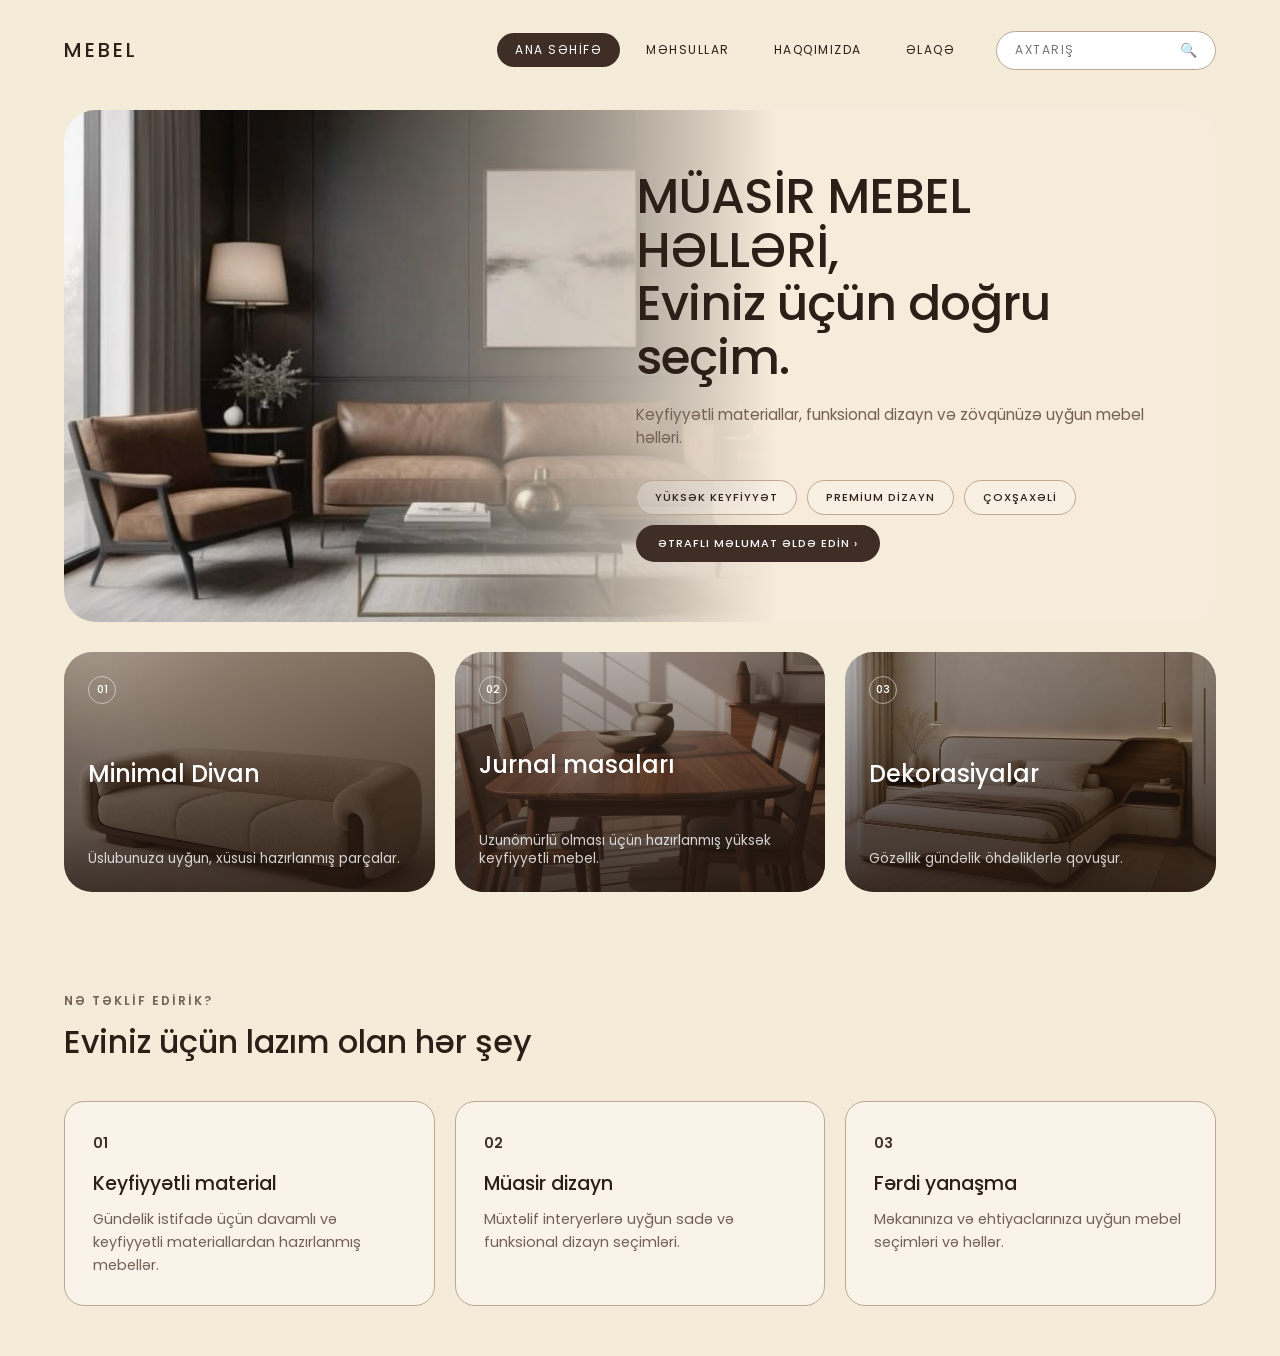
<file: frontend/index.html>
<!DOCTYPE html>
<html lang="az">
<head>
    <meta charset="UTF-8">
    <meta name="viewport" content="width=device-width, initial-scale=1.0">
    <title>Mebel Saytı | Keyfiyyətli Mebel</title>
    <link rel="stylesheet" href="css/newstyle.css">
    <link rel="preconnect" href="https://fonts.googleapis.com">
    <link rel="preconnect" href="https://fonts.gstatic.com" crossorigin>
    <link href="https://fonts.googleapis.com/css2?family=Poppins:wght@300;400;500;600&display=swap" rel="stylesheet">
</head>
<body>
    <!-- HEADER -->
    <header class="header">
        <div class="container">
            <a href="index.html" class="logo">MEBEL</a>
            <button class="menu-toggle" id="menu-toggle">☰</button>
            <nav class="navbar" id="navbar">
                <a href="index.html" class="active">Ana səhifə</a>
                <a href="products.html">Məhsullar</a>
                <a href="about.html">Haqqımızda</a>
                <a href="contact.html">Əlaqə</a>

                <!-- SEARCH -->
                <div class="search-box" id="search-wrapper">
                    <input type="text" id="search-input" placeholder="AXTARIŞ" autocomplete="off">
                    <span class="search-icon">🔍</span>
                    <div class="search-dropdown" id="search-dropdown">
                        <ul class="dropdown-list">
                            <li><a href="cart.html">Səbət</a></li>
                            <li><a href="services.html">Xidmətlər</a></li>
                            <li><a href="login.html">Giriş / Admin</a></li>
                            <li><a href="products.html">Bütün Məhsullar</a></li>
                        </ul>
                    </div>
                </div>
            </nav>
        </div>
    </header>

    <main>
        <!-- HERO SECTION -->
        <section class="hero">
            <div class="container">
                <div class="hero-banner">
                    <div class="hero-bg-image">
                        <img src="photos/hero_photo.jpg" alt="mehsul">
                    </div>
                    <div class="hero-content-wrapper">
                        <h1 class="hero-title">MÜASİR MEBEL HƏLLƏRİ, <br>Eviniz üçün doğru seçim.</h1>
                        <p class="hero-description">
                            Keyfiyyətli materiallar, funksional dizayn və zövqünüzə uyğun mebel həlləri.
                        </p>
                        <div class="hero-pills">
                            <span class="pill-tag">YÜKSƏK KEYFİYYƏT</span>
                            <span class="pill-tag">PREMİUM DİZAYN</span>
                            <span class="pill-tag">ÇOXŞAXƏLİ</span>
                            <a href="products.html" class="btn-dark-pill">ƏTRAFLI MƏLUMAT ƏLDƏ EDİN &rsaquo;</a>
                        </div>
                    </div>
                </div>
            </div>
        </section>

        <!-- KATEQORİYA KARTLARI (01, 02, 03) -->
        <section class="features">
            <div class="container">
                <div class="features-grid">

                    <!-- 01 -->
                    <article class="feature-card" style="background-image: url('photos/moder_divan.jpg');">
                        <div class="card-overlay"></div>
                        <div class="card-content">
                            <span class="feature-number">01</span>
                            <h3>Minimal Divan</h3>
                            <p>Üslubunuza uyğun, xüsusi hazırlanmış parçalar.</p>
                        </div>
                    </article>

                    <!-- 02 -->
                    <article class="feature-card" style="background-image: url('photos/taxta_masa.jpg');">
                        <div class="card-overlay"></div>
                        <div class="card-content">
                            <span class="feature-number">02</span> <!-- Düzəliş edildi: 02 -->
                            <h3>Jurnal masaları</h3>
                            <p>Uzunömürlü olması üçün hazırlanmış yüksək keyfiyyətli mebel.</p>
                        </div>
                    </article>

                    <!-- 03 -->
                    <article class="feature-card" style="background-image: url('photos/yataq_desti.jpg');">
                        <div class="card-overlay"></div>
                        <div class="card-content">
                            <span class="feature-number">03</span> <!-- Düzəliş edildi: 03 -->
                            <h3>Dekorasiyalar</h3>
                            <p>Gözəllik gündəlik öhdəliklərlə qovuşur.</p>
                        </div>
                    </article>
                </div>
            </div>
        </section>

        <!-- XİDMƏTLƏR / NƏ TƏKLİF EDİRİK SECTION -->
        <section class="services-info">
            <div class="container">
                <div class="section-heading">
                    <p class="eyebrow">NƏ TƏKLİF EDİRİK?</p>
                    <h2>Eviniz üçün lazım olan hər şey</h2>
                </div>
                <div class="info-grid">
                    <div class="info-card">
                        <span class="info-number">01</span>
                        <h3>Keyfiyyətli material</h3>
                        <p>Gündəlik istifadə üçün davamlı və keyfiyyətli materiallardan hazırlanmış mebellər.</p>
                    </div>
                    <div class="info-card">
                        <span class="info-number">02</span>
                        <h3>Müasir dizayn</h3>
                        <p>Müxtəlif interyerlərə uyğun sadə və funksional dizayn seçimləri.</p>
                    </div>
                    <div class="info-card">
                        <span class="info-number">03</span>
                        <h3>Fərdi yanaşma</h3>
                        <p>Məkanınıza və ehtiyaclarınıza uyğun mebel seçimləri və həllər.</p>
                    </div>
                </div>
            </div>
        </section>
    </main>

    <script src="js/newmain.js"></script>
</body>
</html>
</file>
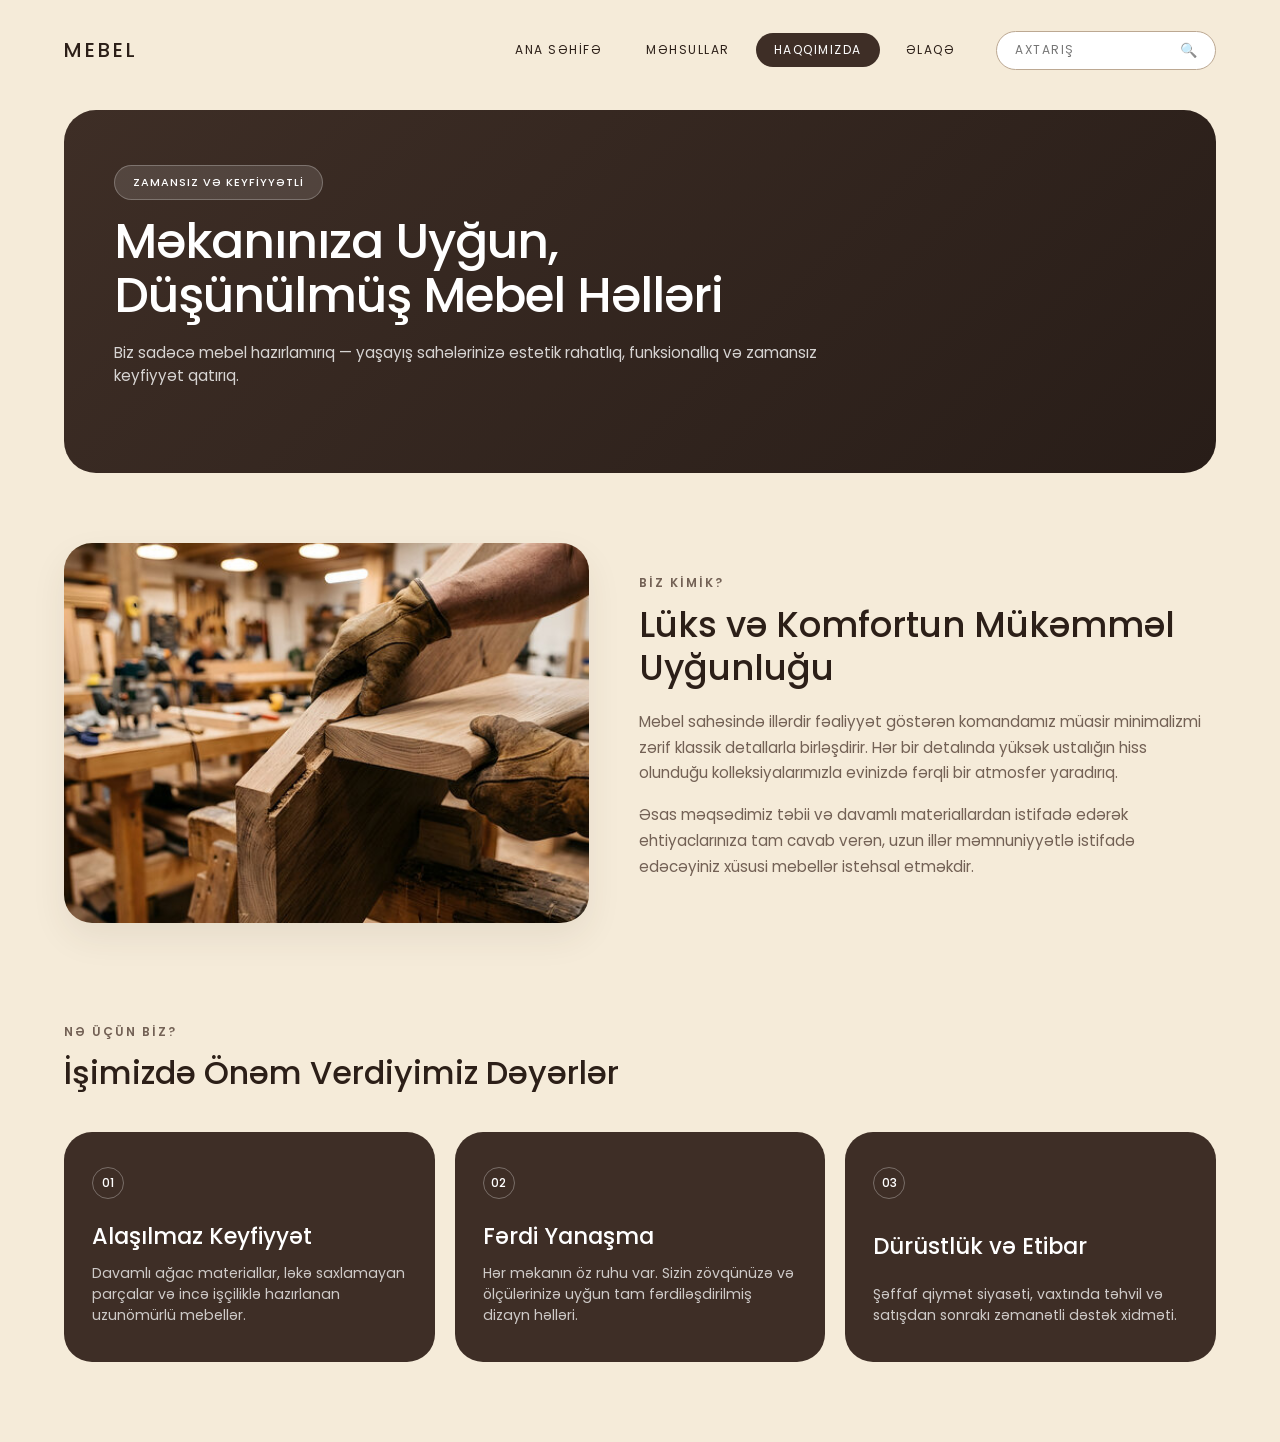
<file: frontend/about.html>
<!DOCTYPE html>
<html lang="az">
<head>
    <meta charset="UTF-8">
    <meta name="viewport" content="width=device-width, initial-scale=1.0">
    <title>Haqqımızda | MEBEL</title>
    <link rel="stylesheet" href="css/newstyle.css">
    <link rel="preconnect" href="https://fonts.googleapis.com">
    <link rel="preconnect" href="https://fonts.gstatic.com" crossorigin>
    <link href="https://fonts.googleapis.com/css2?family=Poppins:wght@300;400;500;600&display=swap" rel="stylesheet">
</head>
<body>
    <!-- HEADER -->
    <header class="header">
        <div class="container">
            <a href="index.html" class="logo">MEBEL</a>
            <button class="menu-toggle" id="menu-toggle">☰</button>
            <nav class="navbar" id="navbar">
                <a href="index.html">ANA SƏHİFƏ</a>
                <a href="products.html">MƏHSULLAR</a>
                <a href="about.html" class="active">HAQQIMIZDA</a>
                <a href="contact.html">ƏLAQƏ</a>

                <!-- SEARCH -->
                <div class="search-box" id="search-wrapper">
                    <input type="text" id="search-input" placeholder="AXTARIŞ" autocomplete="off">
                    <span class="search-icon">🔍</span>
                    <div class="search-dropdown" id="search-dropdown">
                        <ul class="dropdown-list">
                            <li><a href="cart.html">Səbət</a></li>
                            <li><a href="services.html">Xidmətlər</a></li>
                            <li><a href="login.html">Giriş / Admin</a></li>
                            <li><a href="products.html">Bütün Məhsullar</a></li>
                        </ul>
                    </div>
                </div>
            </nav>
        </div>
    </header>

    <main>
        <!-- PAGE HERO BANNER -->
        <section class="hero">
            <div class="container">
                <div class="hero-banner page-banner">
                    <div class="hero-content-wrapper full-width">
                        <span class="pill-tag eyebrow-tag">ZAMANSIZ VƏ KEYFİYYƏTLİ</span>
                        <h1 class="hero-title">Məkanınıza Uyğun, <br>Düşünülmüş Mebel Həlləri</h1>
                        <p class="hero-description">
                            Biz sadəcə mebel hazırlamırıq — yaşayış sahələrinizə estetik rahatlıq, funksionallıq və zamansız keyfiyyət qatırıq.
                        </p>
                    </div>
                </div>
            </div>
        </section>

        <!-- BİZ KİMİK / ŞƏKİLLİ BÖLMƏ -->
        <section class="about-section">
            <div class="container">
                <div class="about-grid">
                    <div class="about-image-box">
                        <img src="photos/about_image.jpg" alt="Mebel istehsalatı">
                    </div>
                    <div class="about-text-content">
                        <span class="eyebrow">BİZ KİMİK?</span>
                        <h2>Lüks və Komfortun Mükəmməl Uyğunluğu</h2>
                        <p>
                            Mebel sahəsində illərdir fəaliyyət göstərən komandamız müasir minimalizmi zərif klassik detallarla birləşdirir. Hər bir detalında yüksək ustalığın hiss olunduğu kolleksiyalarımızla evinizdə fərqli bir atmosfer yaradırıq.
                        </p>
                        <p>
                            Əsas məqsədimiz təbii və davamlı materiallardan istifadə edərək ehtiyaclarınıza tam cavab verən, uzun illər məmnuniyyətlə istifadə edəcəyiniz xüsusi mebellər istehsal etməkdir.
                        </p>
                    </div>
                </div>
            </div>
        </section>

        <!-- DƏYƏRLƏRİMİZ (01, 02, 03 TÜND KARTLAR) -->
        <section class="about-values">
            <div class="container">
                <div class="section-heading">
                    <p class="eyebrow">NƏ ÜÇÜN BİZ?</p>
                    <h2>İşimizdə Önəm Verdiyimiz Dəyərlər</h2>
                </div>
                
                <div class="values-grid">

                    <!-- 01 -->
                    <article class="value-card-dark">
                        <span class="value-number">01</span>
                        <h3>Alaşılmaz Keyfiyyət</h3>
                        <p>Davamlı ağac materiallar, ləkə saxlamayan parçalar və incə işçiliklə hazırlanan uzunömürlü mebellər.</p>
                    </article>

                    <!-- 02 -->
                    <article class="value-card-dark">
                        <span class="value-number">02</span>
                        <h3>Fərdi Yanaşma</h3>
                        <p>Hər məkanın öz ruhu var. Sizin zövqünüzə və ölçülərinizə uyğun tam fərdiləşdirilmiş dizayn həlləri.</p>
                    </article>

                    <!-- 03 -->
                    <article class="value-card-dark">
                        <span class="value-number">03</span>
                        <h3>Dürüstlük və Etibar</h3>
                        <p>Şəffaf qiymət siyasəti, vaxtında təhvil və satışdan sonrakı zəmanətli dəstək xidməti.</p>
                    </article>
                </div>
            </div>
        </section>
    </main>

    <script src="js/newmain.js"></script>
</body>
</html>
</file>
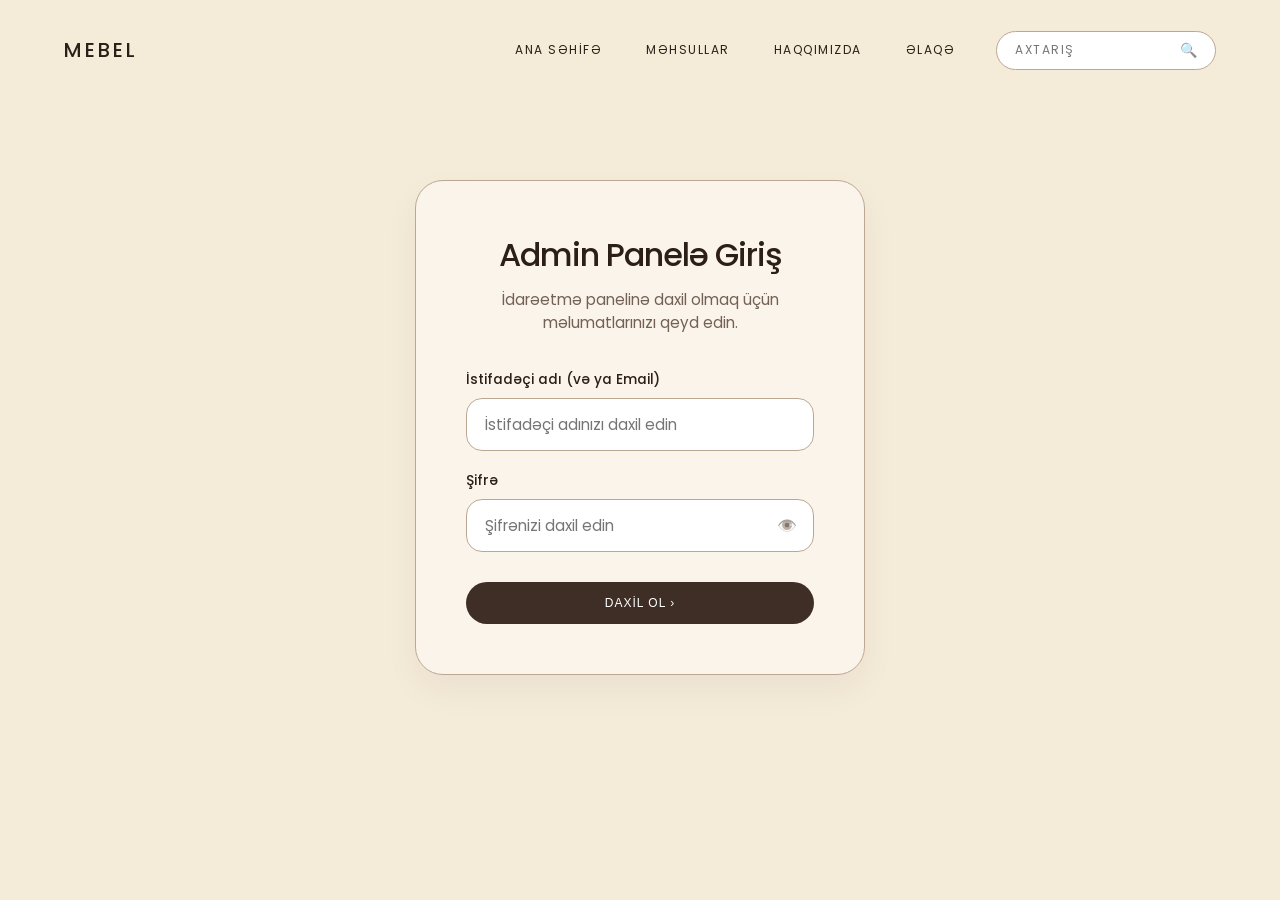
<file: frontend/admin.html>
<!DOCTYPE html>
<html lang="az">
<head>
    <meta charset="UTF-8">
    <meta name="viewport" content="width=device-width, initial-scale=1.0">
    <title>Admin Panel | MEBEL</title>
    <link rel="stylesheet" href="css/newstyle.css">
    <link rel="preconnect" href="https://fonts.googleapis.com">
    <link rel="preconnect" href="https://fonts.gstatic.com" crossorigin>
    <link href="https://fonts.googleapis.com/css2?family=Poppins:wght@300;400;500;600&display=swap" rel="stylesheet">
</head>
<body class="admin-body">
    <!-- HEADER -->
    <header class="header">
        <div class="container">
            <a href="index.html" class="logo">MEBEL</a>
            <button class="menu-toggle" id="menu-toggle">☰</button>
            <nav class="navbar" id="navbar">
                <a href="index.html">SAYTA QAYIT</a>
                <a href="#" id="logout-button" class="btn-logout">ÇIXIŞ</a>
            </nav>
        </div>
    </header>

    <main>
        <!-- ADMIN DASHBOARD -->
        <section class="admin-page">
            <div class="container">
                <div class="section-heading text-center">
                    <p class="eyebrow">İDARƏETMƏ</p>
                    <h1>Admin Panel</h1>
                    <p class="page-description mx-auto">
                        Saytın məzmununu (adminlər, məhsullar, xidmətlər, mesajlar) bu paneldən idarə edə bilərsiniz.
                    </p>
                </div>

                <div class="admin-sections-wrapper">
                    
                    <!-- 1. ADMIN İDARƏETMƏSİ -->
                    <div class="admin-panel-card" id="admin-management-section">
                        <div class="card-header">
                            <h2>Adminlər</h2>
                            <button id="add-admin" class="btn-dark-pill">+ YENİ ADMİN</button>
                        </div>
                        <p id="admin-message" class="status-msg"></p>
                        <div id="add-admin-form"></div>
                        <div id="admin-list" class="admin-list-container"></div>
                        <div id="edit-admin-form"></div>
                    </div>

                    <!-- 2. MƏHSULLARIN İDARƏETMƏSİ -->
                    <div class="admin-panel-card">
                        <div class="card-header">
                            <h2>Məhsullar</h2>
                            <button id="add-product" class="btn-dark-pill">+ YENİ MƏHSUL</button>
                        </div>
                        <div id="add-product-form"></div>
                        <p id="products-loading" class="loading-text">Məhsullar yüklənir...</p>
                        <p id="product-message" class="status-msg"></p>
                        <div id="admin-products" class="admin-list-container"></div>
                        <div id="edit-product-form"></div>
                    </div>

                    <!-- 3. XİDMƏTLƏRİN İDARƏETMƏSİ -->
                    <div class="admin-panel-card">
                        <div class="card-header">
                            <h2>Xidmətlər</h2>
                            <button id="add-service" class="btn-dark-pill">+ YENİ XİDMƏT</button>
                        </div>
                        <div id="add-service-form"></div>
                        <p id="services-loading" class="loading-text">Xidmətlər yüklənir...</p>
                        <p id="service-message" class="status-msg"></p>
                        <div id="admin-services-list" class="admin-list-container"></div>
                        <div id="edit-service-form"></div>
                    </div>

                    <!-- 4. GƏLƏN MESAJLAR -->
                    <div class="admin-panel-card">
                        <div class="card-header">
                            <h2>Mesajlar</h2>
                        </div>
                        <p id="messages-loading" class="loading-text">Mesajlar yüklənir...</p>
                        <p id="message-error" class="status-msg"></p>
                        <div id="message-list" class="admin-list-container messages-grid"></div>
                    </div>
                </div>
            </div>
        </section>
    </main>

    <script src="js/newmain.js"></script>
</body>
</html>
</file>
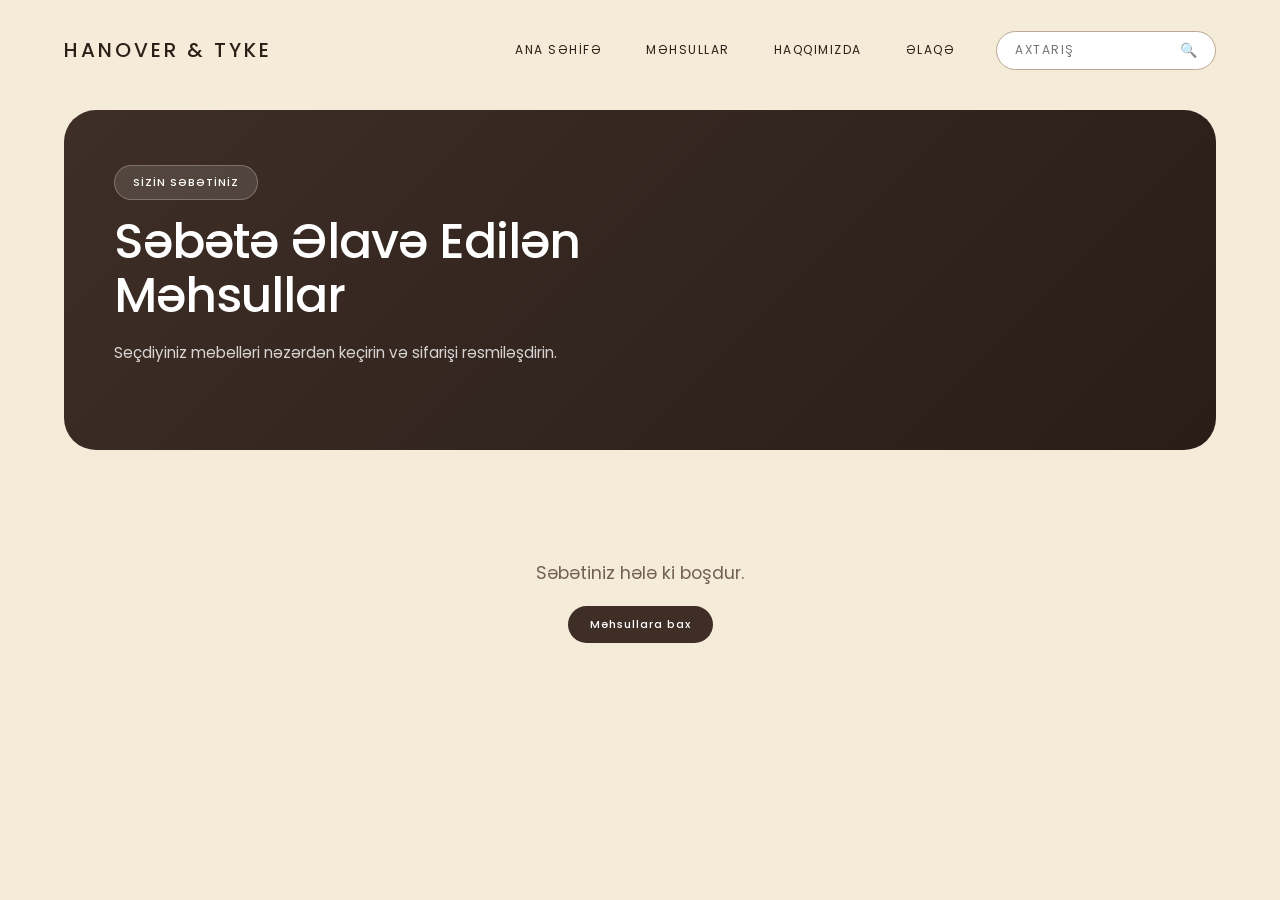
<file: frontend/cart.html>
<!DOCTYPE html>
<html lang="az">
<head>
    <meta charset="UTF-8">
    <meta name="viewport" content="width=device-width, initial-scale=1.0">
    <title>Səbət | MEBEL</title>
    <link rel="stylesheet" href="css/newstyle.css">
    <link rel="preconnect" href="https://fonts.googleapis.com">
    <link rel="preconnect" href="https://fonts.gstatic.com" crossorigin>
    <link href="https://fonts.googleapis.com/css2?family=Poppins:wght@300;400;500;600&display=swap" rel="stylesheet">
</head>
<body>
    <!-- HEADER -->
    <header class="header">
        <div class="container">
            <a href="index.html" class="logo">HANOVER & TYKE</a>
            <button class="menu-toggle" id="menu-toggle">☰</button>
            <nav class="navbar" id="navbar">
                <a href="index.html">ANA SƏHİFƏ</a>
                <a href="products.html">MƏHSULLAR</a>
                <a href="about.html">HAQQIMIZDA</a>
                <a href="contact.html">ƏLAQƏ</a>
                
                <!-- SEARCH -->
                <div class="search-box" id="search-wrapper">
                    <input type="text" id="search-input" placeholder="AXTARIŞ" autocomplete="off">
                    <span class="search-icon">🔍</span>     
                    <div class="search-dropdown" id="search-dropdown">
                        <ul class="dropdown-list">
                            <li><a href="cart.html">Səbət</a></li>
                            <li><a href="services.html">Xidmətlər</a></li>
                            <li><a href="login.html">Giriş / Admin</a></li>
                            <li><a href="products.html">Bütün Məhsullar</a></li>
                        </ul>
                    </div>
                </div>
            </nav>
        </div>
    </header>

    <main>
        <!-- CART HERO BANNER -->
        <section class="hero">
            <div class="container">
                <div class="hero-banner page-banner">
                    <div class="hero-content-wrapper full-width">
                        <span class="pill-tag eyebrow-tag">SİZİN SƏBƏTİNİZ</span>
                        <h1 class="hero-title">Səbətə Əlavə Edilən <br>Məhsullar</h1>
                        <p class="hero-description">
                            Seçdiyiniz mebelləri nəzərdən keçirin və sifarişi rəsmiləşdirin.
                        </p>
                    </div>
                </div>
            </div>
        </section>

        <!-- CART SECTION -->
        <section class="cart-section">
            <div class="container">
                <div class="cart-container" id="cart-container">
                    <!-- JavaScript bura səbətdəki məhsulları dolduracaq -->
                    <p id="cart-loading">Səbətiniz yoxlanılır...</p>
                </div>
            </div>
        </section>

        <!-- SİFARİŞ MODAL PƏNCƏRƏSİ -->
        <div class="modal-overlay" id="checkout-modal">
            <div class="modal-box">
                <button class="modal-close" id="close-modal">&times;</button>
                <div class="modal-header">
                    <h2>Sifarişi Tamamla</h2>                        <p>Zəhmət olmasa çatdırılma məlumatlarınızı daxil edin.</p>
                </div>
                <form id="checkout-form">
                    <div class="form-group" style="margin-bottom: 15px;">
                        <label for="cust-name" style="display:block; margin-bottom:5px; font-size:13px; font-weight:500;">Ad və Soyad</label>
                        <input type="text" id="cust-name" required placeholder="Adınızı daxil edin" style="width:100%; padding:12px 16px; border:1px solid var(--pill-border); border-radius:12px; outline:none; background:var(--white);">
                    </div>
                    <div class="form-group" style="margin-bottom: 15px;">
                        <label for="cust-phone" style="display:block; margin-bottom:5px; font-size:13px; font-weight:500;">Əlaqə Nömrəsi</label>
                        <input type="tel" id="cust-phone" required placeholder="+994 (XX) XXX-XX-XX" style="width:100%; padding:12px 16px; border:1px solid var(--pill-border); border-radius:12px; outline:none; background:var(--white);">
                    </div>
                    <div class="form-group" style="margin-bottom: 25px;">
                        <label for="cust-address" style="display:block; margin-bottom:5px; font-size:13px; font-weight:500;">Çatdırılma Ünvanı</label>
                        <textarea id="cust-address" required placeholder="Şəhər, küçə, bina və mənzil" rows="3" style="width:100%; padding:12px 16px; border:1px solid var(--pill-border); border-radius:12px; outline:none; background:var(--white); font-family:inherit; resize:none;"></textarea>
                    </div>
                    <button type="submit" class="btn-dark-pill btn-checkout">SİFARİŞİ TƏSDİQ ET</button>
                </form>
            </div>
        </div>
    </main>

    <script src="js/newmain.js"></script>
</body>
</html>
</file>
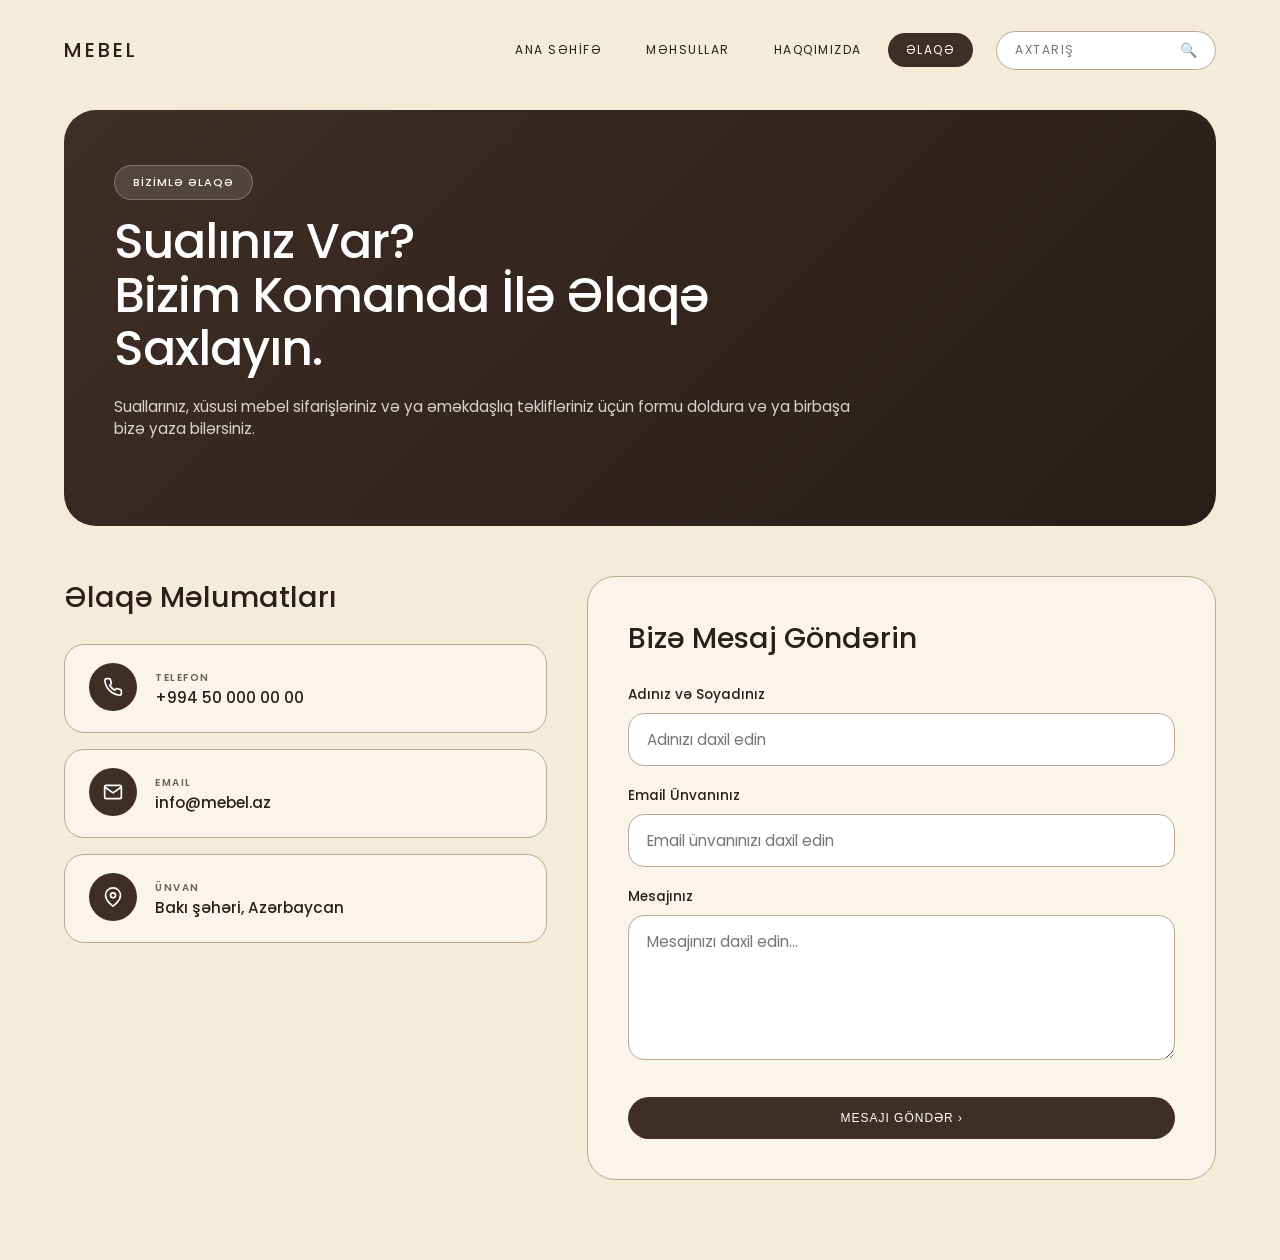
<file: frontend/contact.html>
<!DOCTYPE html>
<html lang="az">
<head>
    <meta charset="UTF-8">
    <meta name="viewport" content="width=device-width, initial-scale=1.0">
    <title>Əlaqə | MEBEL</title>
    <link rel="stylesheet" href="css/newstyle.css">
    <link rel="preconnect" href="https://fonts.googleapis.com">
    <link rel="preconnect" href="https://fonts.gstatic.com" crossorigin>
    <link href="https://fonts.googleapis.com/css2?family=Poppins:wght@300;400;500;600&display=swap" rel="stylesheet">
</head>
<body>
    <!-- HEADER -->
    <header class="header">
        <div class="container">
            <a href="index.html" class="logo">MEBEL</a>
            <button class="menu-toggle" id="menu-toggle">☰</button>
            <nav class="navbar" id="navbar">
                <a href="index.html">ANA SƏHİFƏ</a>
                <a href="products.html">MƏHSULLAR</a>
                <a href="about.html">HAQQIMIZDA</a>
                <a href="contact.html" class="active">ƏLAQƏ</a>

                <!-- SEARCH -->
                <div class="search-box" id="search-wrapper">
                    <input type="text" id="search-input" placeholder="AXTARIŞ" autocomplete="off">
                    <span class="search-icon">🔍</span>
                    <div class="search-dropdown" id="search-dropdown">
                        <ul class="dropdown-list">
                            <li><a href="cart.html">Səbət</a></li>
                            <li><a href="services.html">Xidmətlər</a></li>
                            <li><a href="login.html">Giriş / Admin</a></li>
                            <li><a href="products.html">Bütün Məhsullar</a></li>
                        </ul>
                    </div>
                </div>
            </nav>
        </div>
    </header>

    <main>
        <!-- PAGE HERO BANNER -->
        <section class="hero">
            <div class="container">
                <div class="hero-banner page-banner">
                    <div class="hero-content-wrapper full-width">
                        <span class="pill-tag eyebrow-tag">BİZİMLƏ ƏLAQƏ</span>
                        <h1 class="hero-title">Sualınız Var? <br>Bizim Komanda İlə Əlaqə Saxlayın.</h1>
                        <p class="hero-description">
                            Suallarınız, xüsusi mebel sifarişləriniz və ya əməkdaşlıq təklifləriniz üçün formu doldura və ya birbaşa bizə yaza bilərsiniz.
                        </p>
                    </div>
                </div>
            </div>
        </section>

        <!-- CONTACT CONTENT SECTION -->
        <section class="contact-section">
            <div class="container">
                <div class="contact-grid">
                    <!-- ƏLAQƏ MƏLUMATLARI KARTLARI -->
                    <div class="contact-info-wrapper">
                        <h2>Əlaqə Məlumatları</h2>
                        
                        <div class="contact-card">
                            <span class="contact-icon">
                                <svg width="20" height="20" viewBox="0 0 24 24" fill="none" stroke="currentColor" stroke-width="2" stroke-linecap="round" stroke-linejoin="round">
                                    <path d="M22 16.92v3a2 2 0 0 1-2.18 2 19.79 19.79 0 0 1-8.63-3.07 19.5 19.5 0 0 1-6-6 19.79 19.79 0 0 1-3.07-8.67A2 2 0 0 1 4.11 2h3a2 2 0 0 1 2 1.72 12.84 12.84 0 0 0 .7 2.81 2 2 0 0 1-.45 2.11L8.09 9.91a16 16 0 0 0 6 6l1.27-1.27a2 2 0 0 1 2.11-.45 12.84 12.84 0 0 0 2.81.7A2 2 0 0 1 22 16.92z"></path>
                                </svg>
                            </span>
                            <div>
                                <span>TELEFON</span>
                                <p>+994 50 000 00 00</p>
                            </div>
                        </div>

                        <div class="contact-card">
                            <span class="contact-icon">
                                <svg width="20" height="20" viewBox="0 0 24 24" fill="none" stroke="currentColor" stroke-width="2" stroke-linecap="round" stroke-linejoin="round">
                                    <path d="M4 4h16c1.1 0 2 .9 2 2v12c0 1.1-.9 2-2 2H4c-1.1 0-2-.9-2-2V6c0-1.1.9-2 2-2z"></path>
                                    <polyline points="22,6 12,13 2,6"></polyline>
                                </svg>
                            </span>
                            <div>
                                <span>EMAIL</span>
                                <p>info@mebel.az</p>
                            </div>
                        </div>

                        <div class="contact-card">
                            <span class="contact-icon">
                                <svg width="20" height="20" viewBox="0 0 24 24" fill="none" stroke="currentColor" stroke-width="2" stroke-linecap="round" stroke-linejoin="round">
                                    <path d="M21 10c0 7-9 13-9 13s-9-6-9-13a9 9 0 0 1 18 0z"></path>
                                    <circle cx="12" cy="10" r="3"></circle>
                                </svg>
                            </span>
                            <div>
                                <span>ÜNVAN</span>
                                <p>Bakı şəhəri, Azərbaycan</p>
                            </div>
                        </div>
                    </div>

                    <!-- ƏLAQƏ FORM BOX -->
                    <div class="contact-form-card">
                        <h2>Bizə Mesaj Göndərin</h2>
                        <p id="form-message" class="form-status-msg"></p>

                        <form id="contact-form">
                            <div class="form-group">
                                <label for="name">Adınız və Soyadınız</label>
                                <input type="text" id="name" placeholder="Adınızı daxil edin" required>
                            </div>

                            <div class="form-group">
                                <label for="email">Email Ünvanınız</label>
                                <input type="email" id="email" name="email" placeholder="Email ünvanınızı daxil edin" required>
                            </div>

                            <div class="form-group">
                                <label for="message">Mesajınız</label>
                                <textarea id="message" name="message" rows="5" placeholder="Mesajınızı daxil edin..." required></textarea>
                            </div>

                            <button type="submit" class="btn-dark-pill btn-submit">MESAJI GÖNDƏR &rsaquo;</button>
                        </form>
                    </div>
                </div>
            </div>
        </section>
    </main>

    <script src="js/newmain.js"></script>
</body>
</html>
</file>
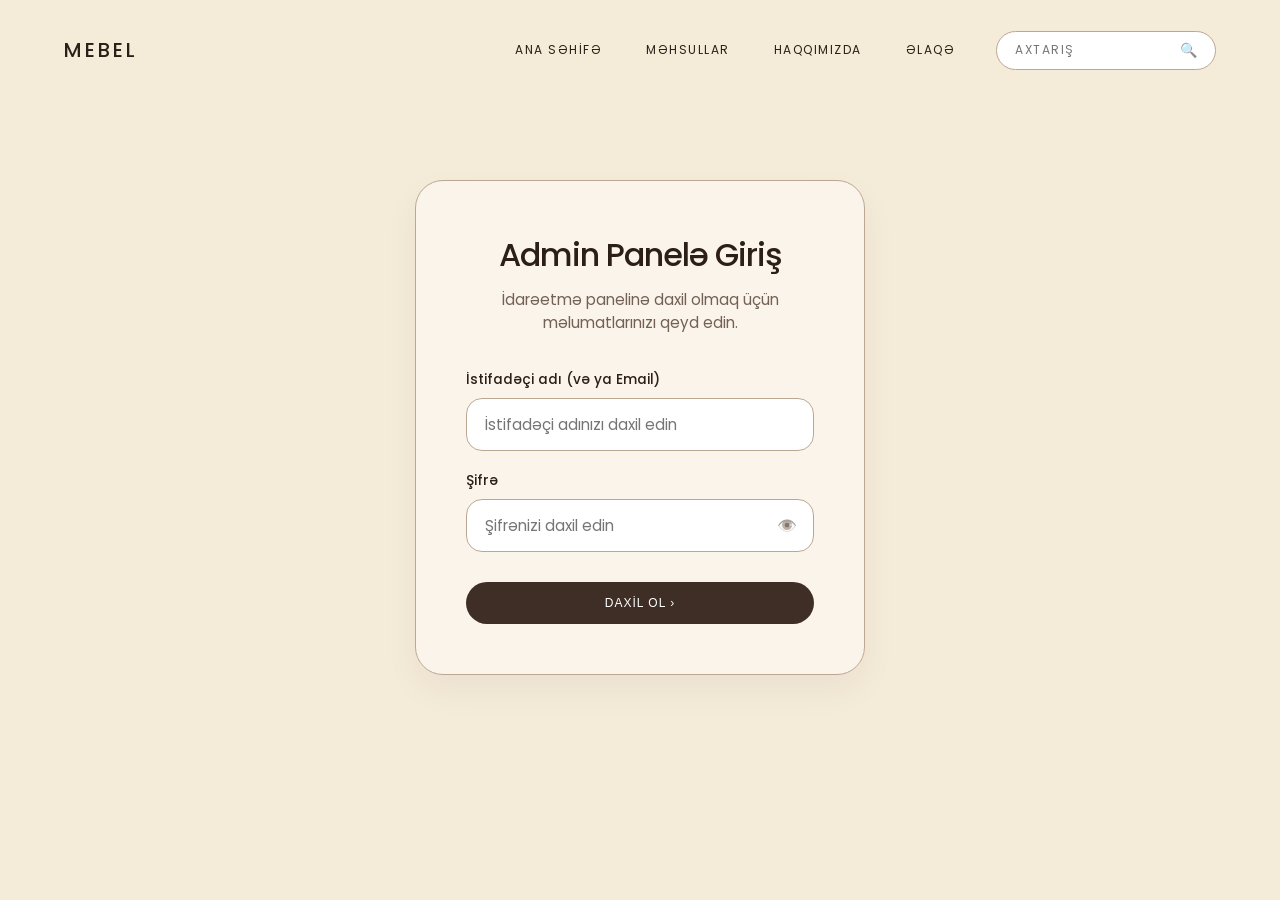
<file: frontend/login.html>
<!DOCTYPE html>
<html lang="az">
<head>
    <meta charset="UTF-8">
    <meta name="viewport" content="width=device-width, initial-scale=1.0">
    <title>Giriş | MEBEL</title>
    <link rel="stylesheet" href="css/newstyle.css">
    <link rel="preconnect" href="https://fonts.googleapis.com">
    <link rel="preconnect" href="https://fonts.gstatic.com" crossorigin>
    <link href="https://fonts.googleapis.com/css2?family=Poppins:wght@300;400;500;600&display=swap" rel="stylesheet">
</head>
<body>
    <!-- HEADER -->
    <header class="header">
        <div class="container">
            <a href="index.html" class="logo">MEBEL</a>
            <button class="menu-toggle" id="menu-toggle">☰</button>
            <nav class="navbar" id="navbar">
                <a href="index.html">ANA SƏHİFƏ</a>
                <a href="products.html">MƏHSULLAR</a>
                <a href="about.html">HAQQIMIZDA</a>
                <a href="contact.html">ƏLAQƏ</a>
                
                <!-- SEARCH -->
                <div class="search-box" id="search-wrapper">
                    <input type="text" id="search-input" placeholder="AXTARIŞ" autocomplete="off">
                    <span class="search-icon">🔍</span>
                    <div class="search-dropdown" id="search-dropdown">
                        <ul class="dropdown-list">
                            <li><a href="cart.html">Səbət</a></li>
                            <li><a href="services.html">Xidmətlər</a></li>
                            <li><a href="login.html" class="active">Giriş / Admin</a></li>
                            <li><a href="products.html">Bütün Məhsullar</a></li>
                        </ul>
                    </div>
                </div>
            </nav>
        </div>
    </header>

    <main>
        <section class="login-page">
            <div class="container">
                <div class="login-box-wrapper">
                    <div class="login-box">
                        <div class="login-header">
                            <h1>Admin Panelə Giriş</h1>
                            <p>İdarəetmə panelinə daxil olmaq üçün məlumatlarınızı qeyd edin.</p>
                        </div>
                        
                        <form id="login-form">
                            <p id="login-message" class="form-status-msg"></p> 
                            
                            <div class="form-group">
                                <label for="username">İstifadəçi adı (və ya Email)</label>
                                <input type="text" id="username" placeholder="İstifadəçi adınızı daxil edin" required>
                            </div>
                            
                            <div class="form-group password-group">
                                <label for="password">Şifrə</label>
                                <div class="password-input-wrapper">
                                    <input type="password" id="password" placeholder="Şifrənizi daxil edin" required>
                                    <button type="button" id="toggle-password" class="toggle-password-btn">👁️</button>
                                </div>
                            </div>
                            
                            <button type="submit" class="btn-dark-pill btn-submit">DAXİL OL &rsaquo;</button>
                        </form>
                    </div>
                </div>
            </div>
        </section>
    </main>

    <script src="js/newmain.js"></script>
</body>
</html>
</file>
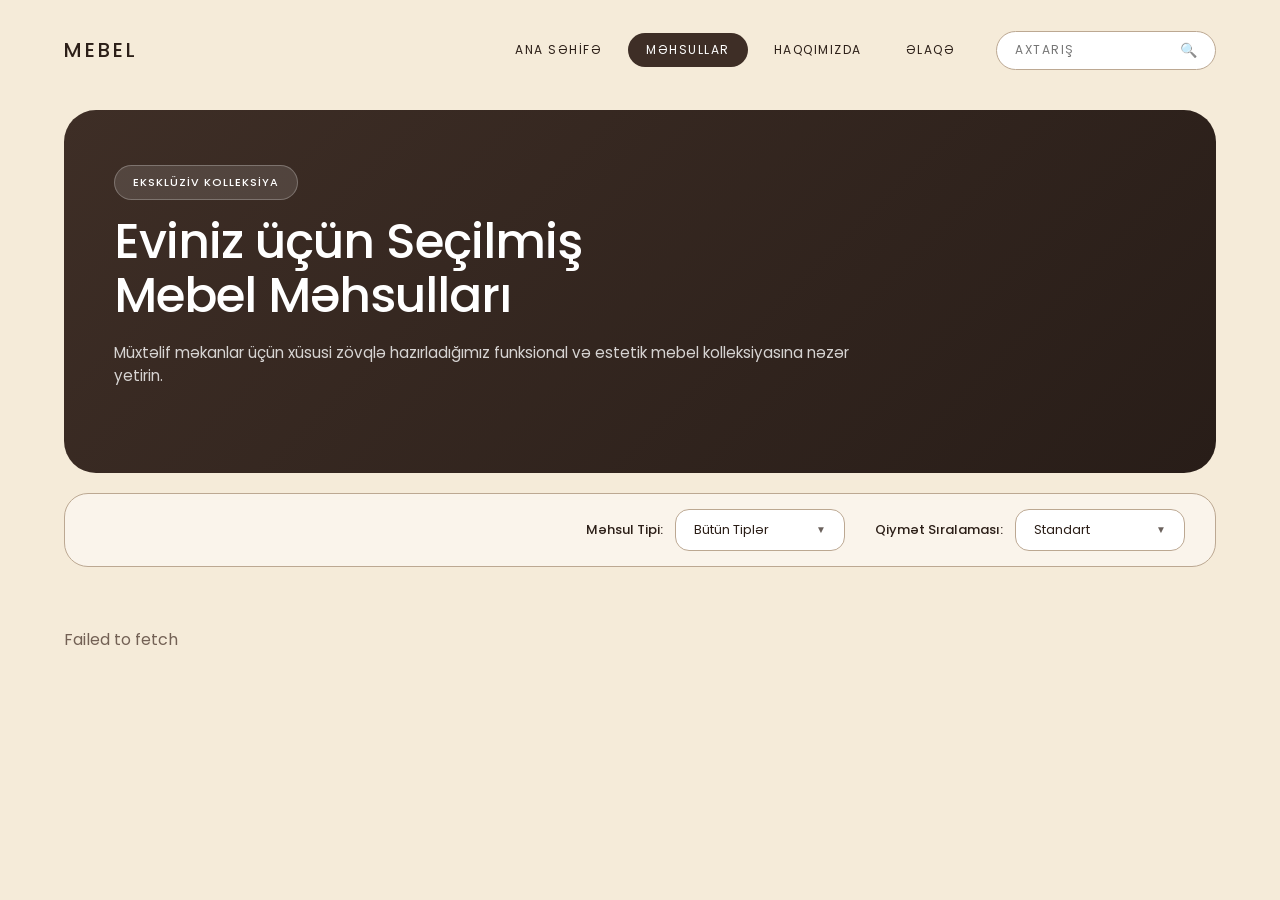
<file: frontend/products.html>
<!DOCTYPE html>
<html lang="az">
<head>
    <meta charset="UTF-8">
    <meta name="viewport" content="width=device-width, initial-scale=1.0">
    <title>Məhsullar | MEBEL</title>
    <link rel="stylesheet" href="css/newstyle.css">
    <link rel="preconnect" href="https://fonts.googleapis.com">
    <link rel="preconnect" href="https://fonts.gstatic.com" crossorigin>
    <link href="https://fonts.googleapis.com/css2?family=Poppins:wght@300;400;500;600&display=swap" rel="stylesheet">
</head>
<body>
    <!-- HEADER -->
    <header class="header">
        <div class="container">
            <a href="index.html" class="logo">MEBEL</a>
            <button class="menu-toggle" id="menu-toggle">☰</button>
            <nav class="navbar" id="navbar">
                <a href="index.html">ANA SƏHİFƏ</a>
                <a href="products.html" class="active">MƏHSULLAR</a>
                <a href="about.html">HAQQIMIZDA</a>
                <a href="contact.html">ƏLAQƏ</a>

                <!-- SEARCH -->
                <div class="search-box" id="search-wrapper">
                    <input type="text" id="search-input" placeholder="AXTARIŞ" autocomplete="off">
                    <span class="search-icon">🔍</span>
                    <div class="search-dropdown" id="search-dropdown">
                        <ul class="dropdown-list">
                            <li><a href="cart.html">Səbət</a></li>
                            <li><a href="services.html">Xidmətlər</a></li>
                            <li><a href="login.html">Giriş / Admin</a></li>
                            <li><a href="products.html">Bütün Məhsullar</a></li>
                        </ul>
                    </div>
                </div>
            </nav>
        </div>
    </header>

    <main>
        <!-- PRODUCTS BANNER -->
        <section class="hero">
            <div class="container">
                <div class="hero-banner page-banner">
                    <div class="hero-content-wrapper full-width">
                        <span class="pill-tag eyebrow-tag">EKSKLÜZİV KOLLEKSİYA</span>
                        <h1 class="hero-title">Eviniz üçün Seçilmiş <br>Mebel Məhsulları</h1>
                        <p class="hero-description">
                            Müxtəlif məkanlar üçün xüsusi zövqlə hazırladığımız funksional və estetik mebel kolleksiyasına nəzər yetirin.
                        </p>
                    </div>
                </div>
            </div>
        </section>

        <!-- CUSTOM FILTER SECTION -->
        <section class="filter-section">
            <div class="container">
                <div class="filter-wrapper">
            
                    <!-- 1. Məhsul Tipi Custom Dropdown -->
                    <div class="custom-dropdown-wrapper" id="type-dropdown-wrapper">
                        <span class="filter-label">Məhsul Tipi:</span>
                        <div class="custom-select-box" id="type-select-btn">
                            <span id="selected-type-text">Bütün Tiplər</span>
                            <span class="arrow-icon">▼</span>
                        </div>
                        <div class="custom-dropdown-list" id="type-dropdown-list">
                            <div data-value="all" class="dropdown-option active">Bütün Tiplər</div>
                            <div data-value="Qonaq Otağı" class="dropdown-option">Qonaq Otağı</div>
                            <div data-value="Yataq Otağı" class="dropdown-option">Yataq Otağı</div>
                            <div data-value="Yemək Otağı" class="dropdown-option">Yemək Otağı</div>
                            <div data-value="İstirahət Zonası" class="dropdown-option">İstirahət Zonası</div>
                            <div data-value="İş Kabineti" class="dropdown-option">İş Kabineti</div>
                            <div data-value="Dəhliz" class="dropdown-option">Dəhliz</div>
                        </div>
                    </div>

                    <!-- 2. Qiymət Sıralaması Custom Dropdown -->
                    <div class="custom-dropdown-wrapper" id="price-dropdown-wrapper">
                        <span class="filter-label">Qiymət Sıralaması:</span>
                        <div class="custom-select-box" id="price-select-btn">
                            <span id="selected-price-text">Standart</span>
                            <span class="arrow-icon">▼</span>
                        </div>
                        <div class="custom-dropdown-list" id="price-dropdown-list">
                            <div data-value="default" class="dropdown-option active">Standart</div>
                            <div data-value="low-high" class="dropdown-option">Ucuzdan bahaya</div>
                            <div data-value="high-low" class="dropdown-option">Bahadan ucuza</div>
                        </div>
                    </div>
                </div>
            </div>
        </section>

        <!-- PRODUCTS GRID SECTION -->
        <section class="products-section">
            <div class="container">
                <p id="products-loading" class="loading-text">Məhsullar yüklənir...</p>
                <div class="products-grid" id="products-container"></div>
            </div>
        </section>
    </main>

    <script src="js/newmain.js"></script>
</body>
</html>
</file>
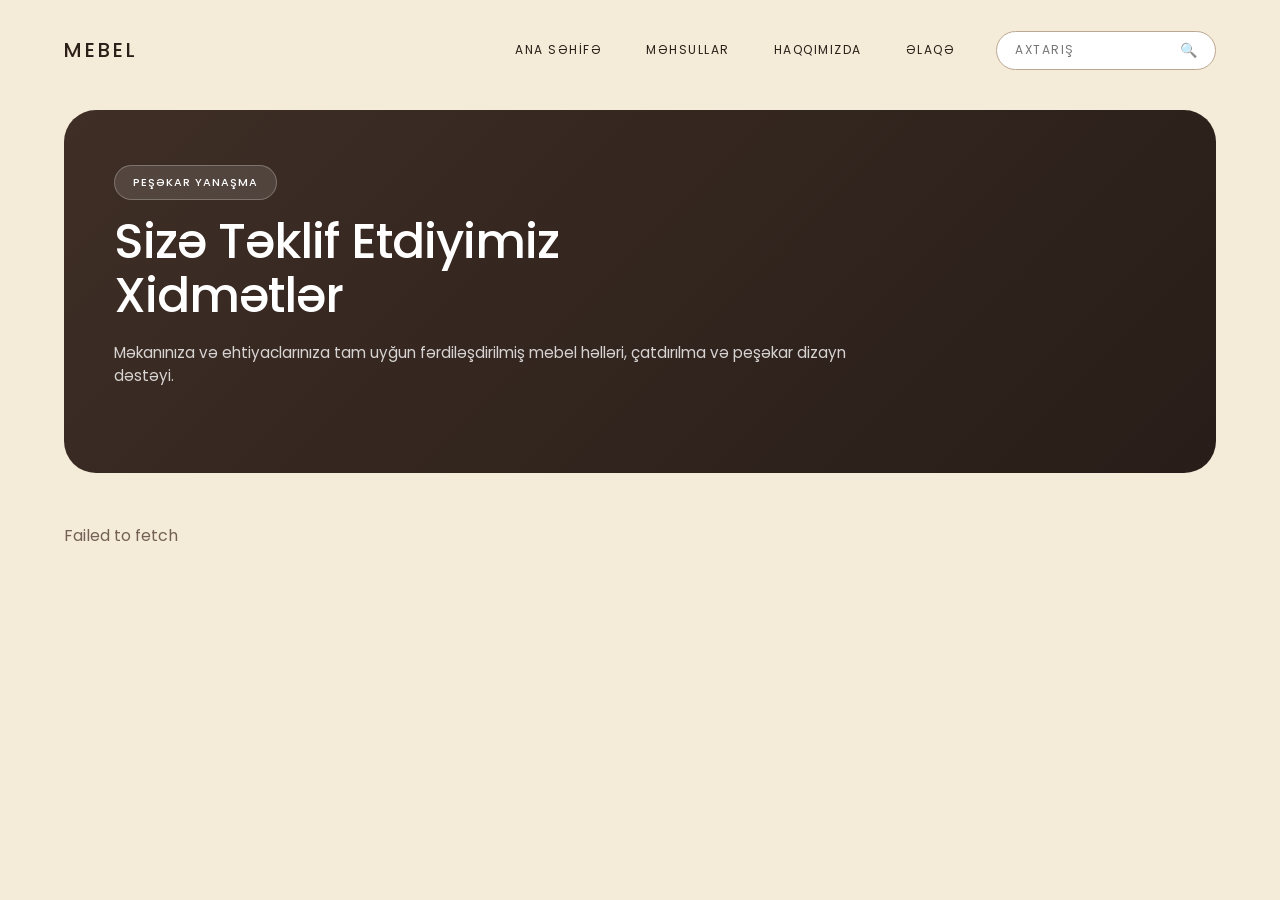
<file: frontend/services.html>
<!DOCTYPE html>
<html lang="az">
<head>
    <meta charset="UTF-8">
    <meta name="viewport" content="width=device-width, initial-scale=1.0">
    <title>Xidmətlər | MEBEL</title>
    <link rel="stylesheet" href="css/newstyle.css">
    <link rel="preconnect" href="https://fonts.googleapis.com">
    <link rel="preconnect" href="https://fonts.gstatic.com" crossorigin>
    <link href="https://fonts.googleapis.com/css2?family=Poppins:wght@300;400;500;600&display=swap" rel="stylesheet">
</head>
<body>
    <!-- HEADER -->
    <header class="header">
        <div class="container">
            <a href="index.html" class="logo">MEBEL</a>
            <button class="menu-toggle" id="menu-toggle">☰</button>
            <nav class="navbar" id="navbar">
                <a href="index.html">ANA SƏHİFƏ</a>
                <a href="products.html">MƏHSULLAR</a>
                <a href="about.html">HAQQIMIZDA</a>
                <a href="contact.html">ƏLAQƏ</a>
                
                <!-- SEARCH -->
                <div class="search-box" id="search-wrapper">
                    <input type="text" id="search-input" placeholder="AXTARIŞ" autocomplete="off">
                    <span class="search-icon">🔍</span>
                    <div class="search-dropdown" id="search-dropdown">
                        <ul class="dropdown-list">
                            <li><a href="cart.html">Səbət</a></li>
                            <li><a href="services.html" class="active">Xidmətlər</a></li>
                            <li><a href="login.html">Giriş / Admin</a></li>
                            <li><a href="products.html">Bütün Məhsullar</a></li>
                        </ul>
                    </div>
                </div>
            </nav>
        </div>
    </header>

    <main>
        <!-- SERVICES HERO BANNER -->
        <section class="hero">
            <div class="container">
                <div class="hero-banner page-banner">
                    <div class="hero-content-wrapper full-width">
                        <span class="pill-tag eyebrow-tag">PEŞƏKAR YANAŞMA</span>
                        <h1 class="hero-title">Sizə Təklif Etdiyimiz <br>Xidmətlər</h1>
                        <p class="hero-description">
                            Məkanınıza və ehtiyaclarınıza tam uyğun fərdiləşdirilmiş mebel həlləri, çatdırılma və peşəkar dizayn dəstəyi.
                        </p>
                    </div>
                </div>
            </div>
        </section>

        <!-- SERVICES GRID SECTION -->
        <section class="services-section">
            <div class="container">
                <p id="services-loading" class="loading-text">Xidmətlər yüklənir...</p>
                <div class="service-grid" id="service-container"></div>
            </div>
        </section>
    </main>

    <script src="js/newmain.js"></script> 
</body>
</html>
</file>
<file: frontend/css/newstyle.css>
:root {
    --bg-main: #f5ebd9;          
    --card-dark: #3e2e26;        
    --card-dark-hover: #2d211b;  
    --text-dark: #2c1f18;        
    --text-muted: #736155;       
    --pill-bg: rgba(255, 255, 255, 0.25);
    --pill-border: #bca892;      
    --white: #ffffff;
}
* {
    margin: 0;
    padding: 0;
    box-sizing: border-box;
}
body {
    font-family: 'Poppins', Arial, sans-serif;
    color: var(--text-dark);
    background-color: var(--bg-main);
}
a {
    text-decoration: none;
    color: inherit;
}
.container {
    width: 90%;
    max-width: 1200px;
    margin: 0 auto;
}

/* HEADER */
.header {
    background-color: var(--bg-main);
    padding: 20px 0;
}
.header .container {
    height: 60px;
    display: flex;
    align-items: center;
    justify-content: space-between;
}
.logo {
    font-size: 20px;
    font-weight: 500;
    letter-spacing: 3px;
    color: var(--text-dark);
    text-transform: uppercase;
}
.navbar {
    display: flex;
    align-items: center;
    gap: 8px;
}
.navbar a {
    font-size: 12px;
    letter-spacing: 1.5px;
    color: var(--text-dark);
    padding: 8px 18px;
    border-radius: 999px;
    text-transform: uppercase;
    transition: all 0.2s ease;
}
.navbar a:hover {
    opacity: 0.8;
}
.navbar a.active {
    background-color: var(--card-dark);
    color: var(--white);
}
.search-box {
    position: relative;
    display: flex;
    align-items: center;
    background-color: var(--white);
    border: 1px solid var(--pill-border);
    border-radius: 999px;
    padding: 8px 18px;
    margin-left: 15px;
    width: 220px;
    transition: all 0.3s ease;
}
.search-box:focus-within {
    border-color: var(--card-dark);
    box-shadow: 0 0 0 3px rgba(62, 46, 38, 0.08);
}
.search-box input {
    border: none;
    outline: none;
    background: transparent;
    font-size: 12px;
    letter-spacing: 1.5px;
    width: 100%;
    color: var(--text-dark);
    font-family: inherit;
}
.search-icon {
    font-size: 14px;
    cursor: pointer;
    opacity: 0.7;
    transition: opacity 0.2s ease;
}
.search-icon:hover {
    opacity: 1;
}

/* AÇILAN DROPDOWN MENYU */
.search-dropdown {
    position: absolute;
    top: calc(100% + 10px); 
    left: 0;                
    width: 240px;           
    background-color: #ffffff;
    border: 1px solid var(--pill-border);
    border-radius: 20px;    
    box-shadow: 0 20px 40px rgba(62, 46, 38, 0.12);
    overflow: hidden;
    opacity: 0;
    visibility: hidden;
    transform: translateY(-8px);
    transition: all 0.25s ease;
    z-index: 9999;
}
.search-dropdown.show {
    opacity: 1;
    visibility: visible;
    transform: translateY(0);
}
.dropdown-list {
    list-style: none;
    margin: 0;
    padding: 10px 0;
}
.dropdown-list li a {
    display: block;
    padding: 12px 22px;     
    font-size: 13px;        
    font-weight: 500;
    color: var(--text-dark);
    text-transform: none;
    transition: background-color 0.2s ease, color 0.2s ease;
}
.dropdown-list li a:hover {
    background-color: var(--bg-main);
    color: var(--card-dark);
    opacity: 1;
}

/* HERO SECTION */
.hero {
    padding: 10px 0 20px;
}
.hero-banner {
    position: relative;
    background-color: #f7ebdb;
    border-radius: 32px;
    overflow: hidden;
    min-height: 440px;
    display: flex;
    align-items: center;
    justify-content: flex-end;
    padding: 60px;
}
.hero-bg-image {
    position: absolute;
    top: 0;
    left: 0;
    width: 65%;
    height: 100%;
    z-index: 1;
}
.hero-bg-image img {
    width: 100%;
    height: 100%;
    object-fit: cover;
}
.hero-bg-image::after {
    content: "";
    position: absolute;
    inset: 0;
    background: linear-gradient(90deg, rgba(247, 235, 219, 0) 35%, rgba(247, 235, 219, 1) 95%);
}
.hero-content-wrapper {
    position: relative;
    z-index: 2;
    max-width: 520px;
}
.hero-title {
    font-size: clamp(2rem, 3.8vw, 3.2rem);
    font-weight: 500;
    line-height: 1.1;
    color: var(--text-dark);
    margin-bottom: 20px;
    letter-spacing: -1px;
}
.hero-description {
    font-size: 0.95rem;
    color: var(--text-muted);
    margin-bottom: 30px;
    line-height: 1.5;
}
.hero-pills {
    display: flex;
    flex-wrap: wrap;
    align-items: center;
    gap: 10px;
}
.pill-tag {
    display: inline-block;
    padding: 8px 18px;
    border: 1px solid var(--pill-border);
    border-radius: 999px;
    font-size: 11px;
    font-weight: 500;
    letter-spacing: 1px;
    color: var(--text-dark);
    background-color: var(--pill-bg);
}
.btn-dark-pill {
    display: inline-flex;
    align-items: center;
    padding: 10px 22px;
    background-color: var(--card-dark);
    color: var(--white);
    border-radius: 999px;
    font-size: 11px;
    font-weight: 500;
    letter-spacing: 1px;
    transition: background-color 0.2s ease;
}
.btn-dark-pill:hover {
    background-color: var(--card-dark-hover);
}

/* FEATURE CARDS (01, 02, 03) */
.features {
    padding: 10px 0 50px;
}
.features-grid {
    display: grid;
    grid-template-columns: repeat(3, 1fr);
    gap: 20px;
}
.feature-card {
    position: relative;
    height: 240px;
    border-radius: 28px;
    overflow: hidden;
    background-size: cover;
    background-position: center;
    padding: 24px;
    color: var(--white);
}
.card-overlay {
    position: absolute;
    inset: 0;
    background: linear-gradient(180deg, rgba(50, 35, 25, 0.3) 0%, rgba(35, 22, 15, 0.85) 100%);
    z-index: 1;
}
.card-content {
    position: relative;
    z-index: 2;
    height: 100%;
    display: flex;
    flex-direction: column;
    justify-content: space-between;
}
.feature-number {
    display: inline-flex;
    align-items: center;
    justify-content: center;
    width: 28px;
    height: 28px;
    border: 1px solid rgba(255, 255, 255, 0.5);
    border-radius: 50%;
    font-size: 11px;
    font-weight: 500;
}
.card-content h3 {
    font-size: 1.5rem;
    font-weight: 500;
    margin-bottom: 6px;
    color: var(--white);
}
.card-content p {
    font-size: 0.85rem;
    color: rgba(255, 255, 255, 0.8);
    line-height: 1.3;
}

/* NƏ TƏKLİF EDİRİK SECTION */
.services-info {
    padding: 50px 0;
}
.section-heading {
    margin-bottom: 35px;
}
.eyebrow {
    font-size: 12px;
    font-weight: 600;
    letter-spacing: 2px;
    color: var(--text-muted);
    margin-bottom: 8px;
}
.section-heading h2 {
    font-size: 2rem;
    font-weight: 500;
    color: var(--text-dark);
}
.info-grid {
    display: grid;
    grid-template-columns: repeat(3, 1fr);
    gap: 20px;
}
.info-card {
    background-color: rgba(255, 255, 255, 0.4);
    border: 1px solid var(--pill-border);
    border-radius: 20px;
    padding: 28px;
}
.info-number {
    display: inline-block;
    font-size: 14px;
    font-weight: 600;
    color: var(--card-dark);
    margin-bottom: 15px;
}
.info-card h3 {
    font-size: 1.2rem;
    font-weight: 500;
    margin-bottom: 10px;
    color: var(--text-dark);
}
.info-card p {
    font-size: 0.9rem;
    color: var(--text-muted);
    line-height: 1.6;
}
.menu-toggle {
    display: none;
    background: none;
    border: none;
    font-size: 24px;
    cursor: pointer;
}

/* HAQQIMIZDA BANNER (TÜND FON) */
.page-banner {
    background: linear-gradient(135deg, #3e2e26 0%, #281d18 100%); /* Tünd qəhvəyi fon əlavə olundu */
    justify-content: flex-start;
    padding: 55px 50px;
    min-height: 280px;
    border-radius: 32px;
}
.page-banner .hero-title {
    color: var(--white);
}
.page-banner .eyebrow-tag {
    background-color: rgba(255, 255, 255, 0.12);
    color: var(--white);
    border-color: rgba(255, 255, 255, 0.25);
    margin-bottom: 15px;
}
.page-banner .hero-description {
    color: rgba(255, 255, 255, 0.8);
}
.hero-content-wrapper.full-width {
    max-width: 750px;
}

/* ABOUT SECTION (GRID) */
.about-section {
    padding: 50px 0 70px;
}
.about-grid {
    display: grid;
    grid-template-columns: 1fr 1.1fr;
    gap: 50px;
    align-items: center;
}
.about-image-box {
    height: 380px;
    border-radius: 28px;
    overflow: hidden;
    position: relative;
    box-shadow: 0 15px 35px rgba(62, 46, 38, 0.08);
}
.about-image-box img {
    width: 100%;
    height: 100%;
    object-fit: cover;
}
.about-text-content h2 {
    font-size: 2.2rem;
    font-weight: 500;
    line-height: 1.2;
    margin: 10px 0 20px;
    color: var(--text-dark);
}
.about-text-content p {
    font-size: 0.95rem;
    line-height: 1.7;
    color: var(--text-muted);
    margin-bottom: 16px;
}

/* VALUES SECTION (DARK CARDS) */
.about-values {
    padding: 30px 0 80px;
}
.values-grid {
    display: grid;
    grid-template-columns: repeat(3, 1fr);
    gap: 20px;
}
.value-card-dark {
    background-color: var(--card-dark);
    color: var(--white);
    border-radius: 28px;
    padding: 35px 28px;
    display: flex;
    flex-direction: column;
    justify-content: space-between;
    min-height: 230px;
    transition: transform 0.3s ease, background-color 0.3s ease;
}
.value-card-dark:hover {
    transform: translateY(-5px);
    background-color: var(--card-dark-hover);
}
.value-number {
    display: inline-flex;
    align-items: center;
    justify-content: center;
    width: 32px;
    height: 32px;
    border: 1px solid rgba(255, 255, 255, 0.3);
    border-radius: 50%;
    font-size: 12px;
    font-weight: 500;
    margin-bottom: 20px;
    color: var(--white);
}
.value-card-dark h3 {
    font-size: 1.4rem;
    font-weight: 500;
    margin-bottom: 10px;
    color: var(--white);
}
.value-card-dark p {
    font-size: 0.88rem;
    color: rgba(255, 255, 255, 0.75);
    line-height: 1.5;
}

/* RESPONSIVE */
@media (max-width: 868px) {
    .about-grid {
        grid-template-columns: 1fr;
        gap: 30px;
    }

    .values-grid {
        grid-template-columns: 1fr;
    }

    .about-image-box {
        height: 280px;
    }
}

@media (max-width: 768px) {
    .menu-toggle { display: block; }
    .navbar { display: none; }
    .features-grid, .info-grid { grid-template-columns: 1fr; }
    .hero-banner { justify-content: center; padding: 30px; }
    .hero-bg-image { width: 100%; opacity: 0.2; }
}

/* PRODUCT PAGE */
.products-section {
    padding: 30px 0 80px;
}
.loading-text {
    font-size: 1rem;
    color: var(--text-muted);
    margin-bottom: 20px;
}
.products-grid {
    display: grid;
    grid-template-columns: repeat(3, 1fr);
    gap: 25px;
}
.product-card {
    background-color: rgba(255, 255, 255, 0.45);
    border: 1px solid var(--pill-border);
    border-radius: 28px;
    overflow: hidden;
    padding: 16px;
    transition: transform 0.3s ease, box-shadow 0.3s ease;
}
.product-card:hover {
    transform: translateY(-6px);
    box-shadow: 0 15px 30px rgba(62, 46, 38, 0.08);
}
.product-image {
    width: 100%;
    height: 260px;
    border-radius: 20px;
    overflow: hidden;
    background-color: #e2d2c0;
}
.product-image img {
    width: 100%;
    height: 100%;
    object-fit: cover;
    transition: transform 0.4s ease;
}
.product-card:hover .product-image img {
    transform: scale(1.05);
}
.product-info {
    padding: 16px 8px 8px;
}
.product-type {
    font-size: 11px;
    letter-spacing: 1.5px;
    color: var(--text-muted);
    text-transform: uppercase;
    font-weight: 500;
    margin-bottom: 6px;
}
.product-info h3 {
    font-size: 1.25rem;
    font-weight: 500;
    color: var(--text-dark);
    margin-bottom: 12px;
}
.product-bottom {
    display: flex;
    align-items: center;
    justify-content: space-between;
    margin-top: 10px;
}
.product-price {
    font-size: 1.2rem;
    font-weight: 600;
    color: var(--card-dark);
}
.btn-buy-pill {
    display: inline-flex;
    align-items: center;
    padding: 8px 18px;
    background-color: var(--card-dark);
    color: var(--white);
    border-radius: 999px;
    font-size: 11px;
    font-weight: 500;
    transition: background-color 0.2s ease;
}
.btn-buy-pill:hover {
    background-color: var(--card-dark-hover);
    cursor: pointer;
}
@media (max-width: 992px) {
    .products-grid {
        grid-template-columns: repeat(2, 1fr);
    }
}
@media (max-width: 576px) {
    .products-grid {
        grid-template-columns: 1fr;
    }
}

/* CONTACT PAGE */
.contact-section {
    padding: 30px 0 80px;
}
.contact-grid {
    display: grid;
    grid-template-columns: 1fr 1.3fr;
    gap: 40px;
    align-items: start;
}

/* ƏLAQƏ MƏLUMATLARI */
.contact-info-wrapper h2,
.contact-form-card h2 {
    font-size: 1.8rem;
    font-weight: 500;
    margin-bottom: 25px;
    color: var(--text-dark);
}
.contact-card {
    background-color: rgba(255, 255, 255, 0.45);
    border: 1px solid var(--pill-border);
    border-radius: 20px;
    padding: 18px 24px;
    margin-bottom: 16px;
    display: flex;
    align-items: center;
    gap: 18px;
    transition: transform 0.2s ease, background-color 0.2s ease;
}
.contact-card:hover {
    transform: translateX(5px);
    background-color: rgba(255, 255, 255, 0.65);
}
.contact-icon {
    position: relative;
    width: 48px;
    height: 48px;
    background-color: var(--card-dark);
    border-radius: 50%;
    flex-shrink: 0;
    display: flex;
    align-items: center;
    justify-content: center;
    overflow: hidden;
}
.contact-icon svg {
    position: absolute;
    top: 50%;
    left: 50%;
    transform: translate(-50%, -50%);
    width: 20px !important;
    height: 20px !important;
    stroke: #ffffff !important;
    fill: none !important;
    margin: 0 !important;
    padding: 0 !important;
}
.contact-card > div {
    display: flex;
    flex-direction: column;
    justify-content: center;
}
.contact-card span {
    display: block;
    font-size: 10px;
    letter-spacing: 1.5px;
    color: var(--text-muted);
    font-weight: 600;
    margin-bottom: 3px;
    text-transform: uppercase;
}
.contact-card p {
    font-size: 0.95rem;
    font-weight: 500;
    color: var(--text-dark);
    margin: 0;
    line-height: 1.2;
}

/* FORM STİLİ */
.contact-form-card {
    background-color: rgba(255, 255, 255, 0.45);
    border: 1px solid var(--pill-border);
    border-radius: 28px;
    padding: 40px;
}
.form-group {
    margin-bottom: 20px;
}
.form-group label {
    display: block;
    font-size: 0.85rem;
    font-weight: 500;
    color: var(--text-dark);
    margin-bottom: 8px;
}
.form-group input,
.form-group textarea {
    width: 100%;
    padding: 14px 18px;
    border: 1px solid var(--pill-border);
    background-color: var(--white);
    border-radius: 16px;
    font-family: inherit;
    font-size: 0.95rem;
    color: var(--text-dark);
    outline: none;
    transition: border-color 0.2s ease, box-shadow 0.2s ease;
}
.form-group input:focus,
.form-group textarea:focus {
    border-color: var(--card-dark);
    box-shadow: 0 0 0 3px rgba(62, 46, 38, 0.1);
}
.btn-submit {
    width: 100%;
    justify-content: center;
    padding: 14px 28px;
    font-size: 12px;
    border: none;
    cursor: pointer;
    margin-top: 10px;
}
.form-status-msg {
    font-size: 0.9rem;
    margin-bottom: 15px;
}
.password-input-wrapper {
    position: relative;
    display: flex;
    align-items: center;
}
.password-input-wrapper input {
    width: 100%;
    padding-right: 45px !important;
}
.toggle-password-btn:hover {
    opacity: 1;
}
.toggle-password-btn {
    position: absolute;
    right: 12px;
    background: transparent;
    border: none;
    cursor: pointer;
    font-size: 16px;
    opacity: 0.6;
    transition: opacity 0.2s ease;
    padding: 5px;
}
@media (max-width: 868px) {
    .contact-grid {
        grid-template-columns: 1fr;
        gap: 30px;
    }

    .contact-form-card {
        padding: 25px;
    }
}

/* LOGIN PAGE */
.login-page {
    padding: 80px 0 120px;
    display: flex;
    align-items: center;
    justify-content: center;
}
.login-box-wrapper {
    display: flex;
    justify-content: center;
    width: 100%;
}
.login-box {
    background-color: rgba(255, 255, 255, 0.45);
    border: 1px solid var(--pill-border);
    border-radius: 28px;
    padding: 50px;
    width: 100%;
    max-width: 450px;
    box-shadow: 0 15px 35px rgba(62, 46, 38, 0.05);
}
.login-header {
    text-align: center;
    margin-bottom: 35px;
}
.login-header h1 {
    font-size: 2rem;
    font-weight: 500;
    color: var(--text-dark);
    margin-bottom: 10px;
    letter-spacing: -1px;
}
.login-header p {
    font-size: 0.95rem;
    color: var(--text-muted);
    line-height: 1.5;
}
#login-message {
    text-align: center;
    color: #d9534f;
    margin-bottom: 15px;
    font-size: 0.9rem;
    font-weight: 500;
}
@media (max-width: 576px) {
    .login-box {
        padding: 35px 25px;
    }
    
    .login-header h1 {
        font-size: 1.7rem;
    }
}

/* SERVICES PAGE */
.services-section {
    padding: 30px 0 80px;
}
.service-grid {
    display: grid;
    grid-template-columns: repeat(3, 1fr);
    gap: 25px;
}
.service-card {
    background-color: rgba(255, 255, 255, 0.45);
    border: 1px solid var(--pill-border);
    border-radius: 28px;
    padding: 30px;
    transition: transform 0.3s ease, box-shadow 0.3s ease;
    display: flex;
    flex-direction: column;
    justify-content: flex-start;
}
.service-card:hover {
    transform: translateY(-6px);
    box-shadow: 0 15px 30px rgba(62, 46, 38, 0.08);
}
.service-price {
    display: inline-block;
    background-color: var(--card-dark);
    color: var(--white);
    padding: 6px 14px;
    border-radius: 999px;
    font-size: 11px;
    font-weight: 500;
    margin-bottom: 18px;
    align-self: flex-start;
}
.service-info h3 {
    font-size: 1.4rem;
    font-weight: 500;
    color: var(--text-dark);
    margin-bottom: 12px;
}
.service-info p:last-child {
    font-size: 0.95rem;
    color: var(--text-muted);
    line-height: 1.6;
}
@media (max-width: 992px) {
    .service-grid {
        grid-template-columns: repeat(2, 1fr);
    }
}
@media (max-width: 576px) {
    .service-grid {
        grid-template-columns: 1fr;
    }
}

/* ADMIN PANEL */
.admin-body {
    background-color: #fcf9f5;
}
.admin-page {
    padding: 50px 0 100px;
}
.text-center {
    text-align: center;
}
.mx-auto {
    margin-left: auto;
    margin-right: auto;
}
.btn-logout {
    background-color: transparent !important;
    color: #d9534f !important;
    border: 1px solid #d9534f !important;
}
.btn-logout:hover {
    background-color: #d9534f !important;
    color: var(--white) !important;
}
.admin-sections-wrapper {
    display: flex;
    flex-direction: column;
    gap: 40px;
    margin-top: 40px;
}

/* Panel Kartı */
.admin-panel-card {
    background-color: rgba(255, 255, 255, 0.7);
    border: 1px solid var(--pill-border);
    border-radius: 28px;
    padding: 35px 40px;
    box-shadow: 0 15px 35px rgba(62, 46, 38, 0.03);
}
.card-header {
    display: flex;
    align-items: center;
    justify-content: space-between;
    margin-bottom: 25px;
    padding-bottom: 20px;
    border-bottom: 1px solid var(--pill-border);
}
.card-header h2 {
    font-size: 1.6rem;
    font-weight: 500;
    color: var(--text-dark);
}

/* Dinamik JS Siyahıları (Məhsullar, Xidmətlər, Adminlər) */
.admin-list-container {
    display: flex;
    flex-direction: column;
    gap: 15px;
}
.admin-product, .admin-service, .admin-user {
    background-color: var(--white);
    border: 1px solid rgba(188, 168, 146, 0.4);
    border-radius: 16px;
    padding: 20px 25px;
    display: flex;
    align-items: center;
    justify-content: space-between;
    transition: transform 0.2s ease;
}
.admin-product:hover, .admin-service:hover, .admin-user:hover {
    transform: translateX(5px);
    border-color: var(--pill-border);
}
.admin-product h3, .admin-service h3, .admin-user h3 {
    font-size: 1.1rem;
    font-weight: 500;
    margin-bottom: 5px;
    color: var(--text-dark);
}
.admin-product p, .admin-service p, .admin-user p {
    font-size: 0.9rem;
    color: var(--text-muted);
    margin-bottom: 5px;
}
.admin-product span, .admin-service span {
    font-size: 1rem;
    font-weight: 600;
    color: var(--card-dark);
}

/* Düymələr (Edit, Delete) */
.admin-product button, .admin-service button, .admin-user button, .admin-message-actions button {
    padding: 8px 16px;
    font-size: 11px;
    font-weight: 500;
    border-radius: 999px;
    border: none;
    cursor: pointer;
    transition: all 0.2s ease;
    margin-left: 8px;
}
.admin-product button:first-child, .admin-service button:first-child, .admin-user button:first-child {
    background-color: var(--pill-bg);
    color: var(--text-dark);
    border: 1px solid var(--pill-border);
}
.admin-product button:first-child:hover {
    background-color: var(--bg-main); 
}
.admin-product button:last-child, .admin-service button:last-child, .admin-user button:last-child {
    background-color: #fdeded;
    color: #d9534f;
    border: 1px solid #f5c6c6;
}
.admin-product button:last-child:hover { 
    background-color: #d9534f; color: var(--white); 
}

/* Mesajlar Qutusu */
.messages-grid {
    display: grid;
    grid-template-columns: repeat(2, 1fr);
    gap: 20px;
}
.admin-message {
    background-color: var(--white);
    border: 1px solid rgba(188, 168, 146, 0.4);
    border-radius: 20px;
    padding: 25px;
    display: flex;
    flex-direction: column;
    justify-content: space-between;
}
.admin-message-info {
    margin-bottom: 15px;
    padding-bottom: 15px;
    border-bottom: 1px dashed var(--pill-border);
}
.admin-message-info h3 {
    font-size: 1.1rem;
    margin-bottom: 4px;
}
.admin-message-info p {
    font-size: 0.85rem;
    color: var(--text-muted);
}
.admin-message-info span {
    font-size: 0.75rem;
    color: #999;
}
.admin-message-content p {
    font-size: 0.95rem;
    line-height: 1.5;
    margin-bottom: 20px;
}
.delete-button {
    background-color: #fdeded;
    color: #d9534f;
    border: 1px solid #f5c6c6;
    padding: 8px 16px;
    border-radius: 999px;
    cursor: pointer;
}
.delete-button:hover { 
    background-color: #d9534f; color: var(--white); 
}

/* Form Redaktə və Əlavə (Add / Edit Forms) */
.admin-edit-form {
    background-color: var(--bg-main);
    padding: 25px;
    border-radius: 20px;
    margin-bottom: 20px;
    border: 1px dashed var(--pill-border);
}
.admin-edit-form h2 {
    font-size: 1.2rem;
    margin-bottom: 15px;
}
.admin-edit-form input {
    width: 100%;
    padding: 12px 16px;
    border: 1px solid var(--pill-border);
    border-radius: 12px;
    margin-bottom: 15px;
    outline: none;
    font-family: inherit;
}
.admin-edit-form button {
    background-color: var(--card-dark);
    color: var(--white);
    padding: 12px 24px;
    border: none;
    border-radius: 999px;
    cursor: pointer;
}
@media (max-width: 868px) {
    .messages-grid { grid-template-columns: 1fr; }
    .admin-product, .admin-service, .admin-user { flex-direction: column; align-items: flex-start; gap: 15px;}
    .admin-panel-card { padding: 25px 20px; }
}

/* MOBİL MENYU (RESPONSIVE NAVBAR) */
@media (max-width: 768px) {
    .header .container {
        position: relative;
    }

    .menu-toggle {
        display: block !important;
        background: transparent;
        border: none;
        font-size: 24px;
        cursor: pointer;
        color: var(--text-dark);
        z-index: 1001;
    }

    .navbar {
        display: none;
    }

    .navbar.mobile-open {
        display: flex !important;
        position: absolute;
        top: 60px;
        left: 0;
        width: 100%;
        background-color: var(--bg-main);
        border-bottom: 1px solid var(--pill-border);
        flex-direction: column;
        align-items: flex-start;
        padding: 20px 25px;
        gap: 15px;
        box-shadow: 0 15px 30px rgba(62, 46, 38, 0.08);
        z-index: 1000;
        border-radius: 0 0 24px 24px;
    }

    .navbar.mobile-open a {
        width: 100%;
        padding: 10px 15px;
        border-radius: 12px;
    }

    .navbar.mobile-open a.active {
        background-color: var(--card-dark);
        color: var(--white);
    }

    .navbar.mobile-open .search-box {
        width: 100%;
        margin-left: 0;
        justify-content: space-between;
    }
}
@media (max-width: 768px) {
    .search-box {
        width: 100%;
        margin-left: 0;
        margin-top: 10px;
    }
    .search-dropdown {
        width: 100%;
        right: 0;
        left: 0;
    }
}

/* CART PAGE */
.cart-section {
    padding: 40px 0 100px;
}
.cart-grid {
    display: grid;
    grid-template-columns: 2fr 1fr;
    gap: 30px;
    align-items: start;
}
.cart-items-list {
    display: flex;
    flex-direction: column;
    gap: 20px;
}
.cart-item-card {
    background-color: rgba(255, 255, 255, 0.45);
    border: 1px solid var(--pill-border);
    border-radius: 24px;
    padding: 20px;
    display: flex;
    align-items: center;
    gap: 20px;
}
.cart-item-img {
    width: 90px;
    height: 90px;
    border-radius: 16px;
    object-fit: cover;
}
.cart-item-info {
    flex-grow: 1;
}
.cart-item-info h3 {
    font-size: 1.2rem;
    color: var(--text-dark);
    margin-bottom: 5px;
}
.cart-item-info p {
    font-size: 0.9rem;
    color: var(--text-muted);
}
.cart-item-price {
    font-size: 1.1rem;
    font-weight: 600;
    color: var(--card-dark);
}
.cart-summary {
    background-color: rgba(255, 255, 255, 0.6);
    border: 1px solid var(--pill-border);
    border-radius: 28px;
    padding: 30px;
}
.cart-summary h2 {
    font-size: 1.4rem;
    margin-bottom: 20px;
    color: var(--text-dark);
}
.summary-row {
    display: flex;
    justify-content: space-between;
    margin-bottom: 15px;
    font-size: 0.95rem;
    color: var(--text-muted);
}
.summary-total {
    display: flex;
    justify-content: space-between;
    margin: 20px 0;
    padding-top: 15px;
    border-top: 1px solid var(--pill-border);
    font-size: 1.2rem;
    font-weight: 600;
    color: var(--text-dark);
}
.btn-checkout {
    width: 100%;
    justify-content: center;
    padding: 14px;
    border: none;
    cursor: pointer;
    font-size: 12px;
}
.empty-cart {
    text-align: center;
    padding: 50px;
    font-size: 1.1rem;
    color: var(--text-muted);
}
@media (max-width: 768px) {
    .cart-grid {
        grid-template-columns: 1fr;
    }
}
/* CHECKOUT MODAL */
.modal-overlay {
    position: fixed;
    top: 0;
    left: 0;
    width: 100%;
    height: 100%;
    background-color: rgba(62, 46, 38, 0.5);
    backdrop-filter: blur(4px);
    display: flex;
    align-items: center;
    justify-content: center;
    opacity: 0;
    visibility: hidden;
    transition: all 0.3s ease;
    z-index: 99999;
}
.modal-overlay.active {
    opacity: 1;
    visibility: visible;
}
.modal-box {
    background-color: #fcf9f5;
    border: 1px solid var(--pill-border);
    border-radius: 28px;
    padding: 40px;
    width: 100%;
    max-width: 460px;
    position: relative;
    box-shadow: 0 20px 40px rgba(62, 46, 38, 0.15);
    transform: translateY(-20px);
    transition: transform 0.3s ease;
}
.modal-overlay.active .modal-box {
    transform: translateY(0);
}
.modal-close {
    position: absolute;
    top: 20px;
    right: 20px;
    background: transparent;
    border: none;
    font-size: 24px;
    cursor: pointer;
    color: var(--text-dark);
    transition: color 0.2s ease;
}
.modal-close:hover {
    color: #d9534f;
}
.modal-header {
    margin-bottom: 25px;
}
.modal-header h2 {
    font-size: 1.5rem;
    font-weight: 500;
    color: var(--text-dark);
    margin-bottom: 5px;
}
.modal-header p {
    font-size: 0.9rem;
    color: var(--text-muted);
}

/* CUSTOM DROPDOWN FILTER */
.filter-wrapper {
    background-color: rgba(255, 255, 255, 0.45);
    border: 1px solid var(--pill-border);
    border-radius: 24px;
    padding: 15px 30px;
    display: flex;
    gap: 30px;
    align-items: center;
    justify-content: flex-end;
    margin-bottom: 30px;
}
.custom-dropdown-wrapper {
    position: relative;
    display: flex;
    align-items: center;
    gap: 12px;
}
.filter-label {
    font-size: 13px;
    font-weight: 500;
    color: var(--text-dark);
}
.custom-select-box {
    background-color: var(--white);
    border: 1px solid var(--pill-border);
    border-radius: 14px;
    padding: 10px 18px;
    font-size: 13px;
    color: var(--text-dark);
    cursor: pointer;
    display: flex;
    align-items: center;
    justify-content: space-between;
    min-width: 170px;
    user-select: none;
    transition: all 0.2s ease;
}
.custom-select-box:hover {
    border-color: var(--card-dark);
}
.arrow-icon {
    font-size: 10px;
    opacity: 0.7;
    transition: transform 0.25s ease;
}

/* Açılan Menyu */
.custom-dropdown-list {
    position: absolute;
    top: calc(100% + 8px);
    right: 0;
    width: 100%;
    background-color: #ffffff;
    border: 1px solid var(--pill-border);
    border-radius: 16px;
    box-shadow: 0 15px 35px rgba(62, 46, 38, 0.1);
    overflow: hidden;
    opacity: 0;
    visibility: hidden;
    transform: translateY(-8px);
    transition: all 0.25s ease;
    z-index: 999;
}
.custom-dropdown-list.show {
    opacity: 1;
    visibility: visible;
    transform: translateY(0);
}
.dropdown-option {
    padding: 11px 16px;
    font-size: 13px;
    color: var(--text-dark);
    cursor: pointer;
    transition: background-color 0.2s ease, color 0.2s ease;
}
.dropdown-option:hover {
    background-color: var(--bg-main);
    color: var(--card-dark);
}
.dropdown-option.active {
    background-color: var(--card-dark);
    color: var(--white);
}
@media (max-width: 768px) {
    .filter-wrapper {
        flex-direction: column;
        align-items: stretch;
        gap: 15px;
        padding: 20px;
    }

    .custom-dropdown-wrapper {
        width: 100%;
        flex-direction: column;
        align-items: flex-start;
        gap: 8px;
    }

    .custom-select-box {
        width: 100%;
        min-width: 100%;
    }

    .custom-dropdown-list {
        width: 100%;
        left: 0;
        right: 0;
        top: calc(100% + 5px);
    }
}
</file>
